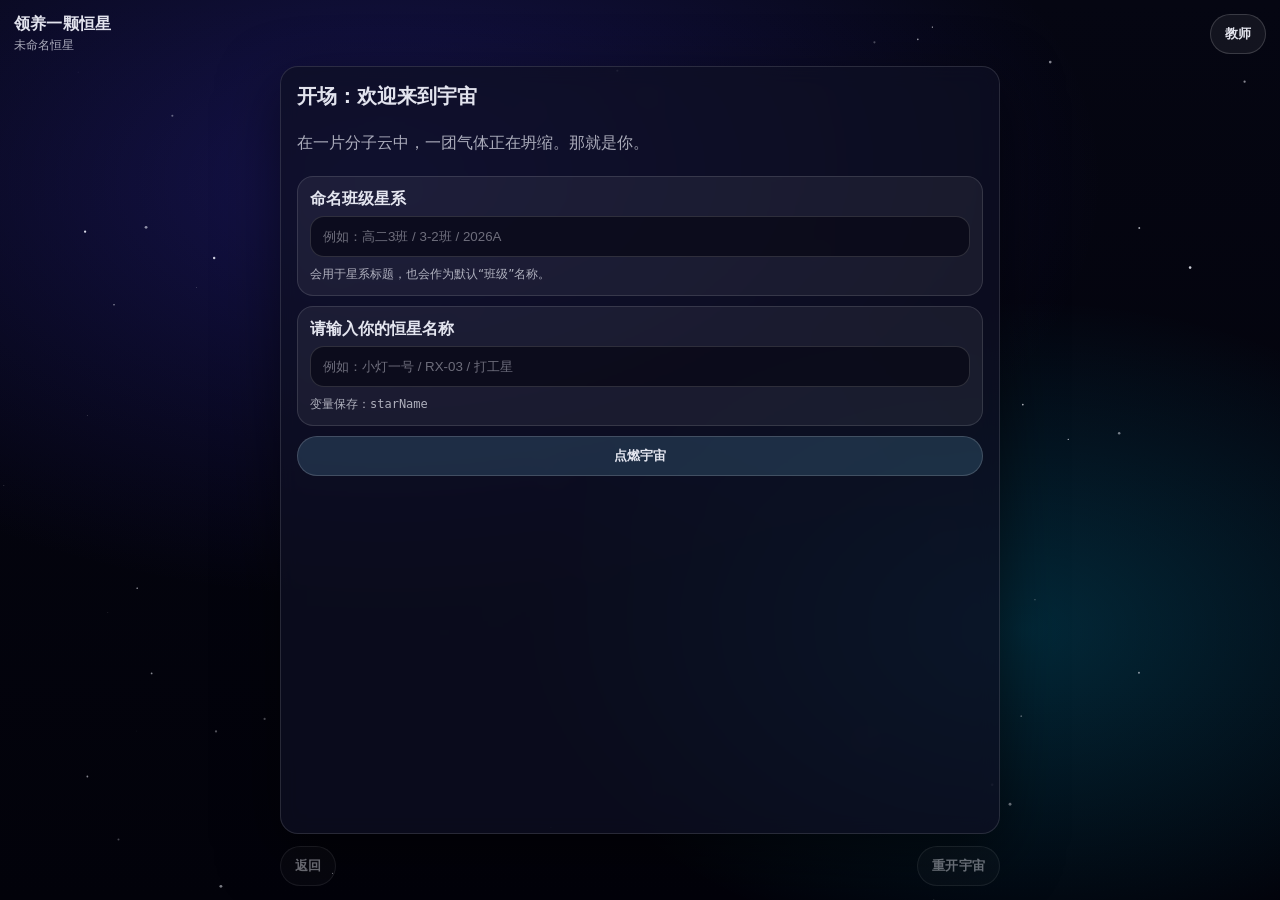
<file: index.html>
<!doctype html>
<html lang="zh-Hans">
  <head>
    <meta charset="utf-8" />
    <meta name="viewport" content="width=device-width,initial-scale=1,viewport-fit=cover,user-scalable=no" />
    <meta name="theme-color" content="#050612" />
    <title>领养一颗恒星</title>
    <link rel="stylesheet" href="style.css" />
  </head>
  <body>
    <canvas id="starfield" aria-hidden="true"></canvas>

    <main id="app" class="app" aria-live="polite">
      <header class="topbar">
        <div class="brand">
          <div class="brand__title">领养一颗恒星</div>
          <div class="brand__sub" id="hudSub">单页 · 手机 · 无服务器</div>
        </div>
        <button class="btn btn--ghost" id="btnTeacher" type="button">教师</button>
      </header>

      <section class="card" id="screen"></section>

      <footer class="bottombar">
        <button class="btn btn--ghost" id="btnBack" type="button">返回</button>
        <button class="btn btn--ghost" id="btnRestart" type="button">重开宇宙</button>
      </footer>
    </main>

    <dialog class="modal" id="teacherModal">
      <form method="dialog" class="modal__inner">
        <div class="modal__head">
          <div class="modal__title">教师控制台</div>
          <button class="btn btn--ghost" value="close" type="submit">关闭</button>
        </div>
        <div class="modal__body">
          <div class="grid2">
            <div class="panel">
              <div class="panel__title">关卡解锁码（4位数）</div>
              <div class="mono small" id="teacherCodes"></div>
              <div class="hint">把对应关卡的解锁码口头告诉学生即可。</div>
            </div>
            <div class="panel">
              <div class="panel__title">教学开关</div>
              <label class="row">
                <input id="toggleMassMode" type="checkbox" />
                <span>扩展初始质量到 30 M☉（用于演示黑洞结局）</span>
              </label>
              <div class="hint">默认符合课件设定：0.03–15 M☉；打开后更容易出现超大质量结局。</div>
            </div>
          </div>

          <div class="panel" style="margin-top: 12px">
            <div class="panel__title">班级星系（离线汇总）</div>
            <div class="hint">
              无服务器模式下，学生数据默认只在各自手机里。要生成全班星系地图：让学生把“登记码”发给你，你在这里批量导入。
            </div>
            <textarea id="importBox" class="textarea" rows="5" placeholder="粘贴一个或多个登记码（可一行一个）"></textarea>
            <div class="row" style="justify-content: flex-end; gap: 8px; margin-top: 8px">
              <button class="btn btn--ghost" id="btnRunSecretScan" type="button">运行双星检测</button>
              <button class="btn" id="btnImport" type="button">导入登记码</button>
            </div>
            <div class="hint" id="importStatus"></div>
          </div>

          <div class="panel panel--danger" style="margin-top: 12px">
            <div class="panel__title">危险操作</div>
            <div class="row" style="justify-content: flex-end; gap: 8px">
              <button class="btn btn--danger" id="btnResetAll" type="button">清空本机数据</button>
            </div>
          </div>
        </div>
      </form>
    </dialog>

    <dialog class="modal" id="detailModal">
      <form method="dialog" class="modal__inner">
        <div class="modal__head">
          <div class="modal__title">恒星信息</div>
          <button class="btn btn--ghost" value="close" type="submit">关闭</button>
        </div>
        <div class="modal__body" id="detailBody"></div>
      </form>
    </dialog>

    <script src="game.js"></script>
  </body>
</html>
</file>
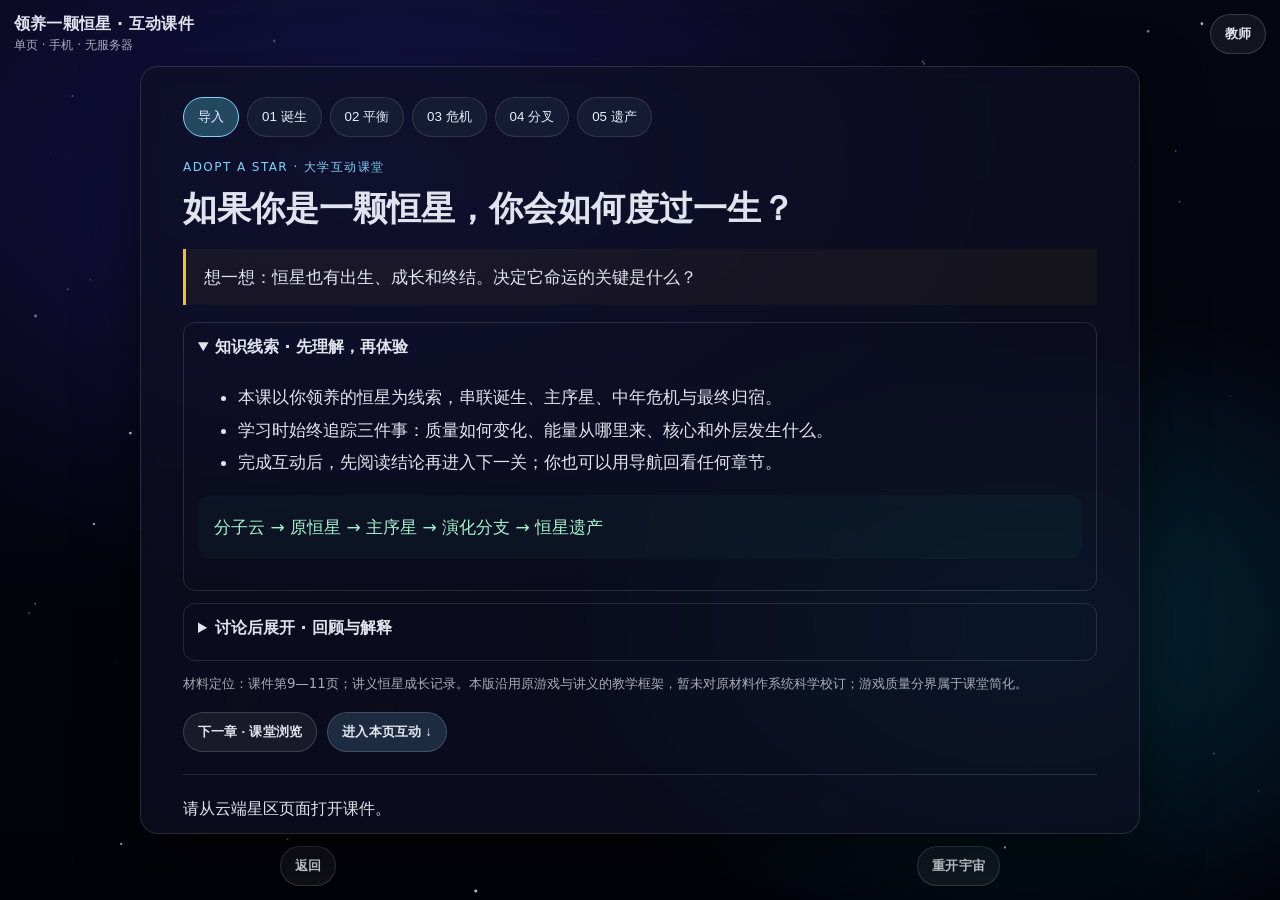
<file: stellar-cloud/game/index.html>
<!doctype html>
<html lang="zh-Hans">
  <head>
    <meta charset="utf-8" />
    <meta name="viewport" content="width=device-width,initial-scale=1,viewport-fit=cover" />
    <meta name="theme-color" content="#050612" />
    <title>领养一颗恒星 · 互动课件</title>
    <link rel="stylesheet" href="style.css" />
    <link rel="stylesheet" href="course.css" />
  </head>
  <body>
    <canvas id="starfield" aria-hidden="true"></canvas>

    <main id="app" class="app" aria-live="polite">
      <header class="topbar">
        <div class="brand">
          <div class="brand__title">领养一颗恒星 · 互动课件</div>
          <div class="brand__sub" id="hudSub">单页 · 手机 · 无服务器</div>
        </div>
        <button class="btn btn--ghost" id="btnTeacher" type="button">教师</button>
      </header>

      <section class="card" id="screen"></section>

      <footer class="bottombar">
        <button class="btn btn--ghost" id="btnBack" type="button">返回</button>
        <button class="btn btn--ghost" id="btnRestart" type="button">重开宇宙</button>
      </footer>
    </main>

    <dialog class="modal" id="teacherModal">
      <form method="dialog" class="modal__inner">
        <div class="modal__head">
          <div class="modal__title">教师控制台</div>
          <button class="btn btn--ghost" value="close" type="submit">关闭</button>
        </div>
        <div class="modal__body">
          <div class="grid2">
            <div class="panel">
              <div class="panel__title">自由课堂</div>
              <div class="mono small" id="teacherCodes"></div>
              <div class="hint">使用章节导航回看知识；通关后可停留讨论。</div>
            </div>
            <div class="panel">
              <div class="panel__title">教学开关</div>
              <label class="row">
                <input id="toggleMassMode" type="checkbox" />
                <span>扩展初始质量到 30 M☉（用于演示黑洞结局）</span>
              </label>
              <div class="hint">默认符合课件设定：0.03–15 M☉；打开后更容易出现超大质量结局。</div>
            </div>
          </div>

          <div class="panel" style="margin-top: 12px">
            <div class="panel__title">班级星系（离线汇总）</div>
            <div class="hint">
              无服务器模式下，学生数据默认只在各自手机里。要生成全班星系地图：让学生把“登记码”发给你，你在这里批量导入。
            </div>
            <textarea id="importBox" class="textarea" rows="5" placeholder="粘贴一个或多个登记码（可一行一个）"></textarea>
            <div class="row" style="justify-content: flex-end; gap: 8px; margin-top: 8px">
              <button class="btn btn--ghost" id="btnRunSecretScan" type="button">运行双星检测</button>
              <button class="btn" id="btnImport" type="button">导入登记码</button>
            </div>
            <div class="hint" id="importStatus"></div>
          </div>

          <div class="panel panel--danger" style="margin-top: 12px">
            <div class="panel__title">危险操作</div>
            <div class="row" style="justify-content: flex-end; gap: 8px">
              <button class="btn btn--danger" id="btnResetAll" type="button">清空本机数据</button>
            </div>
          </div>
        </div>
      </form>
    </dialog>

    <dialog class="modal" id="detailModal">
      <form method="dialog" class="modal__inner">
        <div class="modal__head">
          <div class="modal__title">恒星信息</div>
          <button class="btn btn--ghost" value="close" type="submit">关闭</button>
        </div>
        <div class="modal__body" id="detailBody"></div>
      </form>
    </dialog>

    <script src="course.js"></script>
    <script src="game.js"></script>
  </body>
</html>
</file>
<file: style.css>
:root {
  --bg: #050612;
  --card: rgba(14, 16, 35, 0.72);
  --card2: rgba(8, 10, 24, 0.8);
  --text: rgba(245, 246, 255, 0.92);
  --muted: rgba(245, 246, 255, 0.68);
  --line: rgba(255, 255, 255, 0.12);
  --brand: #7dd3fc;
  --good: #34d399;
  --warn: #fbbf24;
  --bad: #fb7185;
  --shadow: 0 20px 60px rgba(0, 0, 0, 0.55);
  --radius: 18px;
}

* {
  box-sizing: border-box;
}

html,
body {
  height: 100%;
}

body {
  margin: 0;
  font-family:
    ui-sans-serif,
    system-ui,
    -apple-system,
    "Segoe UI",
    Roboto,
    "PingFang SC",
    "Hiragino Sans GB",
    "Microsoft YaHei",
    "Noto Sans CJK SC",
    Arial;
  color: var(--text);
  background: radial-gradient(1200px 700px at 30% 20%, rgba(72, 61, 255, 0.25), transparent 60%),
    radial-gradient(900px 600px at 80% 70%, rgba(0, 209, 255, 0.18), transparent 55%),
    linear-gradient(180deg, #050612, #02020a);
  overflow: hidden;
}

#starfield {
  position: fixed;
  inset: 0;
  width: 100%;
  height: 100%;
}

.app {
  position: fixed;
  inset: 0;
  display: grid;
  grid-template-rows: auto 1fr auto;
  padding: calc(env(safe-area-inset-top) + 14px) 14px calc(env(safe-area-inset-bottom) + 14px);
  gap: 12px;
  pointer-events: none;
}

.topbar,
.bottombar,
.card,
.modal__inner {
  pointer-events: auto;
}

.topbar {
  display: flex;
  align-items: center;
  justify-content: space-between;
  gap: 12px;
}

.brand__title {
  font-weight: 700;
  letter-spacing: 0.2px;
}

.brand__sub {
  margin-top: 2px;
  font-size: 12px;
  color: var(--muted);
}

.card {
  width: min(720px, 100%);
  margin: 0 auto;
  background: var(--card);
  border: 1px solid var(--line);
  border-radius: var(--radius);
  box-shadow: var(--shadow);
  padding: 16px;
  overflow: auto;
  backdrop-filter: blur(10px);
}

.bottombar {
  width: min(720px, 100%);
  margin: 0 auto;
  display: flex;
  justify-content: space-between;
  gap: 10px;
}

.btn {
  appearance: none;
  border: 1px solid rgba(255, 255, 255, 0.16);
  background: rgba(125, 211, 252, 0.16);
  color: var(--text);
  border-radius: 999px;
  padding: 10px 14px;
  font-weight: 650;
  letter-spacing: 0.2px;
  cursor: pointer;
  user-select: none;
}

.btn:active {
  transform: translateY(1px);
}

.btn--ghost {
  background: rgba(255, 255, 255, 0.06);
}

.btn--danger {
  background: rgba(251, 113, 133, 0.18);
  border-color: rgba(251, 113, 133, 0.35);
}

.btn[disabled] {
  opacity: 0.45;
  cursor: not-allowed;
}

.h1 {
  font-size: 20px;
  font-weight: 800;
  margin: 0 0 10px;
}

.p {
  margin: 0 0 10px;
  line-height: 1.65;
  color: var(--text);
}

.muted {
  color: var(--muted);
}

.hint {
  font-size: 12px;
  color: var(--muted);
  line-height: 1.5;
}

.mono {
  font-family: ui-monospace, SFMono-Regular, Menlo, Consolas, monospace;
}

.small {
  font-size: 12px;
}

.row {
  display: flex;
  align-items: center;
  gap: 10px;
}

.col {
  display: grid;
  gap: 10px;
}

.grid2 {
  display: grid;
  grid-template-columns: 1fr;
  gap: 12px;
}

@media (min-width: 720px) {
  .grid2 {
    grid-template-columns: 1fr 1fr;
  }
}

.input,
.textarea {
  width: 100%;
  border-radius: 14px;
  border: 1px solid rgba(255, 255, 255, 0.14);
  background: rgba(5, 6, 18, 0.65);
  color: var(--text);
  padding: 12px 12px;
  outline: none;
}

.input::placeholder,
.textarea::placeholder {
  color: rgba(245, 246, 255, 0.42);
}

.kbd {
  display: inline-flex;
  align-items: center;
  justify-content: center;
  padding: 2px 8px;
  border-radius: 999px;
  border: 1px solid rgba(255, 255, 255, 0.16);
  background: rgba(255, 255, 255, 0.06);
  font-size: 12px;
}

.hr {
  height: 1px;
  background: var(--line);
  margin: 12px 0;
}

.chip {
  display: inline-flex;
  align-items: center;
  gap: 6px;
  padding: 6px 10px;
  border-radius: 999px;
  border: 1px solid rgba(255, 255, 255, 0.14);
  background: rgba(255, 255, 255, 0.06);
}

.chip--good {
  border-color: rgba(52, 211, 153, 0.35);
  background: rgba(52, 211, 153, 0.12);
}

.chip--warn {
  border-color: rgba(251, 191, 36, 0.35);
  background: rgba(251, 191, 36, 0.12);
}

.chip--bad {
  border-color: rgba(251, 113, 133, 0.35);
  background: rgba(251, 113, 133, 0.12);
}

.bars {
  display: grid;
  gap: 10px;
}

.bar {
  display: grid;
  grid-template-columns: 120px 1fr 52px;
  align-items: center;
  gap: 10px;
}

.bar__label {
  font-size: 12px;
  color: var(--muted);
}

.bar__track {
  height: 10px;
  border-radius: 999px;
  background: rgba(255, 255, 255, 0.10);
  overflow: hidden;
  border: 1px solid rgba(255, 255, 255, 0.10);
}

.bar__fill {
  height: 100%;
  width: 50%;
  border-radius: 999px;
  background: linear-gradient(90deg, rgba(125, 211, 252, 0.9), rgba(52, 211, 153, 0.9));
}

.bar__value {
  text-align: right;
  font-size: 12px;
  color: var(--muted);
}

.arena {
  margin-top: 10px;
  padding: 14px;
  border-radius: 16px;
  border: 1px solid rgba(255, 255, 255, 0.12);
  background: var(--card2);
}

.arena__center {
  margin: 10px 0;
  padding: 10px 12px;
  border-radius: 14px;
  border: 1px solid rgba(255, 255, 255, 0.12);
  background: rgba(255, 255, 255, 0.06);
  display: flex;
  align-items: center;
  justify-content: space-between;
  gap: 12px;
}

.arrow {
  font-size: 12px;
  color: var(--muted);
  line-height: 1.1;
  text-align: center;
  width: 100px;
}

.core {
  flex: 1;
  text-align: center;
  font-weight: 800;
  letter-spacing: 0.6px;
}

.core__glow {
  display: inline-block;
  padding: 10px 14px;
  border-radius: 999px;
  border: 1px solid rgba(125, 211, 252, 0.28);
  background: radial-gradient(circle at 30% 30%, rgba(125, 211, 252, 0.38), rgba(5, 6, 18, 0.25));
  box-shadow:
    0 0 0 6px rgba(125, 211, 252, 0.06),
    0 0 40px rgba(125, 211, 252, 0.15);
}

.nebula {
  margin-top: 12px;
  height: 140px;
  border-radius: 16px;
  border: 1px solid rgba(255, 255, 255, 0.12);
  background: radial-gradient(circle at 50% 45%, rgba(125, 211, 252, 0.35), transparent 55%),
    radial-gradient(circle at 50% 45%, rgba(251, 191, 36, 0.18), transparent 60%),
    radial-gradient(circle at 50% 50%, rgba(52, 211, 153, 0.12), transparent 65%),
    rgba(7, 8, 18, 0.55);
  position: relative;
  overflow: hidden;
}

.nebula::before {
  content: "";
  position: absolute;
  inset: -20%;
  background: conic-gradient(from 30deg, rgba(125, 211, 252, 0.12), rgba(251, 113, 133, 0.08), rgba(52, 211, 153, 0.10), rgba(125, 211, 252, 0.12));
  filter: blur(18px);
  animation: nebulaSpin 8s linear infinite;
}

@keyframes nebulaSpin {
  from {
    transform: rotate(0deg) scale(1.05);
  }
  to {
    transform: rotate(360deg) scale(1.05);
  }
}

.explosion {
  margin-top: 12px;
  height: 140px;
  border-radius: 16px;
  border: 1px solid rgba(255, 255, 255, 0.12);
  background: radial-gradient(circle at 50% 50%, rgba(251, 191, 36, 0.30), rgba(251, 113, 133, 0.12), rgba(7, 8, 18, 0.65));
  position: relative;
  overflow: hidden;
}

.explosion::before {
  content: "";
  position: absolute;
  inset: 0;
  background: radial-gradient(circle at 50% 50%, rgba(255, 255, 255, 0.35), transparent 55%);
  animation: boom 0.9s ease-in-out infinite alternate;
  opacity: 0.45;
}

.onionWrap {
  margin-top: 10px;
  display: grid;
  gap: 12px;
}

.onion {
  width: min(280px, 78vw);
  height: min(280px, 78vw);
  margin: 0 auto;
  position: relative;
  border-radius: 999px;
}

.onion__layer {
  --step: 34px;
  position: absolute;
  inset: 0;
  margin: auto;
  width: calc(100% - (var(--i) * var(--step)));
  height: calc(100% - (var(--i) * var(--step)));
  border-radius: 999px;
  border: 1px solid rgba(255, 255, 255, 0.12);
  background:
    radial-gradient(circle at 30% 30%, rgba(125, 211, 252, 0.16), transparent 55%),
    radial-gradient(circle at 70% 70%, rgba(52, 211, 153, 0.10), transparent 55%),
    rgba(255, 255, 255, 0.03);
  display: block;
  font-weight: 900;
  letter-spacing: 0.6px;
  font-size: 14px;
  color: rgba(245, 246, 255, 0.9);
  text-shadow: 0 1px 8px rgba(0, 0, 0, 0.55);
  user-select: none;
}

.onion__label {
  position: absolute;
  top: 6px;
  left: 50%;
  transform: translateX(-50%);
  padding: 2px 8px;
  border-radius: 999px;
  background: rgba(5, 6, 18, 0.55);
  border: 1px solid rgba(255, 255, 255, 0.14);
  line-height: 1.1;
}

.onion__layer.is-active {
  border-color: rgba(251, 191, 36, 0.35);
  box-shadow:
    0 0 0 4px rgba(251, 191, 36, 0.10),
    0 0 30px rgba(251, 191, 36, 0.10);
}

.onion__layer.is-filled {
  border-color: rgba(52, 211, 153, 0.30);
  background:
    radial-gradient(circle at 30% 30%, rgba(52, 211, 153, 0.18), transparent 55%),
    radial-gradient(circle at 70% 70%, rgba(125, 211, 252, 0.10), transparent 55%),
    rgba(52, 211, 153, 0.06);
  color: rgba(245, 246, 255, 0.92);
}

.onion__layer.is-core {
  font-size: 18px;
  background:
    radial-gradient(circle at 50% 45%, rgba(251, 113, 133, 0.20), transparent 60%),
    radial-gradient(circle at 50% 55%, rgba(251, 191, 36, 0.12), transparent 60%),
    rgba(251, 113, 133, 0.06);
}

.onion__layer.is-core .onion__label {
  top: 50%;
  transform: translate(-50%, -50%);
  background: rgba(251, 113, 133, 0.2);
  border-color: rgba(251, 113, 133, 0.35);
  font-size: 18px;
}

@keyframes boom {
  from {
    transform: scale(0.92);
  }
  to {
    transform: scale(1.06);
  }
}

.panel {
  padding: 12px;
  border-radius: 16px;
  border: 1px solid rgba(255, 255, 255, 0.12);
  background: rgba(255, 255, 255, 0.06);
}

.panel--danger {
  border-color: rgba(251, 113, 133, 0.28);
  background: rgba(251, 113, 133, 0.06);
}

.panel__title {
  font-weight: 800;
  margin-bottom: 6px;
}

.dragPool,
.dragSlots {
  display: grid;
  gap: 8px;
  padding: 10px;
  border-radius: 16px;
  border: 1px solid rgba(255, 255, 255, 0.12);
  background: rgba(255, 255, 255, 0.04);
  min-height: 120px;
}

.dragCard {
  padding: 10px 12px;
  border-radius: 14px;
  border: 1px solid rgba(255, 255, 255, 0.16);
  background: rgba(125, 211, 252, 0.12);
  font-size: 13px;
  line-height: 1.5;
  cursor: pointer;
  user-select: none;
  -webkit-user-select: none;
}

.dragSlot {
  display: grid;
  gap: 6px;
  padding: 8px;
  border-radius: 14px;
  border: 1px dashed rgba(255, 255, 255, 0.18);
  background: rgba(0, 0, 0, 0.12);
}

.dragSlot__index {
  font-size: 11px;
  color: var(--muted);
}

.dragSlot__body {
  min-height: 54px;
}

.dragPlaceholder {
  font-size: 12px;
  color: rgba(245, 246, 255, 0.45);
}

.dragError {
  margin-top: 6px;
  font-size: 12px;
  color: rgba(251, 113, 133, 0.95);
}

.modal {
  width: min(760px, calc(100% - 20px));
  border: 1px solid rgba(255, 255, 255, 0.14);
  border-radius: 18px;
  background: rgba(10, 12, 26, 0.92);
  color: var(--text);
  box-shadow: var(--shadow);
  padding: 0;
}

.modal::backdrop {
  background: rgba(0, 0, 0, 0.62);
  backdrop-filter: blur(2px);
}

.modal__inner {
  margin: 0;
  padding: 0;
  border: 0;
}

.modal__head {
  display: flex;
  align-items: center;
  justify-content: space-between;
  gap: 10px;
  padding: 14px 14px 8px;
  border-bottom: 1px solid rgba(255, 255, 255, 0.10);
}

.modal__title {
  font-weight: 900;
}

.modal__body {
  padding: 14px;
}

.galaxy {
  margin-top: 10px;
  display: grid;
  gap: 10px;
}

.galaxy__grid {
  display: grid;
  gap: 8px;
  padding: 12px;
  border-radius: 16px;
  border: 1px solid rgba(255, 255, 255, 0.12);
  background: rgba(255, 255, 255, 0.05);
}

.starBtn {
  height: 40px;
  border-radius: 14px;
  border: 1px solid rgba(255, 255, 255, 0.12);
  background: rgba(255, 255, 255, 0.06);
  color: var(--text);
  font-weight: 800;
  cursor: pointer;
  display: flex;
  align-items: center;
  justify-content: center;
}

.starBtn--binary {
  border-color: rgba(251, 191, 36, 0.35);
  background: rgba(251, 191, 36, 0.12);
}

.toast {
  margin-top: 10px;
  padding: 10px 12px;
  border-radius: 16px;
  border: 1px dashed rgba(255, 255, 255, 0.18);
  background: rgba(0, 0, 0, 0.15);
}
</file>
<file: stellar-cloud/game/style.css>
:root {
  --bg: #050612;
  --card: rgba(14, 16, 35, 0.72);
  --card2: rgba(8, 10, 24, 0.8);
  --text: rgba(245, 246, 255, 0.92);
  --muted: rgba(245, 246, 255, 0.68);
  --line: rgba(255, 255, 255, 0.12);
  --brand: #7dd3fc;
  --good: #34d399;
  --warn: #fbbf24;
  --bad: #fb7185;
  --shadow: 0 20px 60px rgba(0, 0, 0, 0.55);
  --radius: 18px;
}

* {
  box-sizing: border-box;
}

html,
body {
  height: 100%;
}

body {
  margin: 0;
  font-family:
    ui-sans-serif,
    system-ui,
    -apple-system,
    "Segoe UI",
    Roboto,
    "PingFang SC",
    "Hiragino Sans GB",
    "Microsoft YaHei",
    "Noto Sans CJK SC",
    Arial;
  color: var(--text);
  background: radial-gradient(1200px 700px at 30% 20%, rgba(72, 61, 255, 0.25), transparent 60%),
    radial-gradient(900px 600px at 80% 70%, rgba(0, 209, 255, 0.18), transparent 55%),
    linear-gradient(180deg, #050612, #02020a);
  overflow: hidden;
}

#starfield {
  position: fixed;
  inset: 0;
  width: 100%;
  height: 100%;
}

.app {
  position: fixed;
  inset: 0;
  display: grid;
  grid-template-rows: auto 1fr auto;
  padding: calc(env(safe-area-inset-top) + 14px) 14px calc(env(safe-area-inset-bottom) + 14px);
  gap: 12px;
  pointer-events: none;
}

.topbar,
.bottombar,
.card,
.modal__inner {
  pointer-events: auto;
}

.topbar {
  display: flex;
  align-items: center;
  justify-content: space-between;
  gap: 12px;
}

.brand__title {
  font-weight: 700;
  letter-spacing: 0.2px;
}

.brand__sub {
  margin-top: 2px;
  font-size: 12px;
  color: var(--muted);
}

.card {
  width: min(720px, 100%);
  margin: 0 auto;
  background: var(--card);
  border: 1px solid var(--line);
  border-radius: var(--radius);
  box-shadow: var(--shadow);
  padding: 16px;
  overflow: auto;
  backdrop-filter: blur(10px);
}

.bottombar {
  width: min(720px, 100%);
  margin: 0 auto;
  display: flex;
  justify-content: space-between;
  gap: 10px;
}

.btn {
  appearance: none;
  border: 1px solid rgba(255, 255, 255, 0.16);
  background: rgba(125, 211, 252, 0.16);
  color: var(--text);
  border-radius: 999px;
  padding: 10px 14px;
  font-weight: 650;
  letter-spacing: 0.2px;
  cursor: pointer;
  user-select: none;
}

.btn:active {
  transform: translateY(1px);
}

.btn--ghost {
  background: rgba(255, 255, 255, 0.06);
}

.btn--danger {
  background: rgba(251, 113, 133, 0.18);
  border-color: rgba(251, 113, 133, 0.35);
}

.btn[disabled] {
  opacity: 0.45;
  cursor: not-allowed;
}

.h1 {
  font-size: 20px;
  font-weight: 800;
  margin: 0 0 10px;
}

.p {
  margin: 0 0 10px;
  line-height: 1.65;
  color: var(--text);
}

.muted {
  color: var(--muted);
}

.hint {
  font-size: 12px;
  color: var(--muted);
  line-height: 1.5;
}

.mono {
  font-family: ui-monospace, SFMono-Regular, Menlo, Consolas, monospace;
}

.small {
  font-size: 12px;
}

.row {
  display: flex;
  align-items: center;
  gap: 10px;
}

.col {
  display: grid;
  gap: 10px;
}

.grid2 {
  display: grid;
  grid-template-columns: 1fr;
  gap: 12px;
}

@media (min-width: 720px) {
  .grid2 {
    grid-template-columns: 1fr 1fr;
  }
}

.input,
.textarea {
  width: 100%;
  border-radius: 14px;
  border: 1px solid rgba(255, 255, 255, 0.14);
  background: rgba(5, 6, 18, 0.65);
  color: var(--text);
  padding: 12px 12px;
  outline: none;
}

.input::placeholder,
.textarea::placeholder {
  color: rgba(245, 246, 255, 0.42);
}

.kbd {
  display: inline-flex;
  align-items: center;
  justify-content: center;
  padding: 2px 8px;
  border-radius: 999px;
  border: 1px solid rgba(255, 255, 255, 0.16);
  background: rgba(255, 255, 255, 0.06);
  font-size: 12px;
}

.hr {
  height: 1px;
  background: var(--line);
  margin: 12px 0;
}

.chip {
  display: inline-flex;
  align-items: center;
  gap: 6px;
  padding: 6px 10px;
  border-radius: 999px;
  border: 1px solid rgba(255, 255, 255, 0.14);
  background: rgba(255, 255, 255, 0.06);
}

.chip--good {
  border-color: rgba(52, 211, 153, 0.35);
  background: rgba(52, 211, 153, 0.12);
}

.chip--warn {
  border-color: rgba(251, 191, 36, 0.35);
  background: rgba(251, 191, 36, 0.12);
}

.chip--bad {
  border-color: rgba(251, 113, 133, 0.35);
  background: rgba(251, 113, 133, 0.12);
}

.bars {
  display: grid;
  gap: 10px;
}

.bar {
  display: grid;
  grid-template-columns: 120px 1fr 52px;
  align-items: center;
  gap: 10px;
}

.bar__label {
  font-size: 12px;
  color: var(--muted);
}

.bar__track {
  height: 10px;
  border-radius: 999px;
  background: rgba(255, 255, 255, 0.10);
  overflow: hidden;
  border: 1px solid rgba(255, 255, 255, 0.10);
}

.bar__fill {
  height: 100%;
  width: 50%;
  border-radius: 999px;
  background: linear-gradient(90deg, rgba(125, 211, 252, 0.9), rgba(52, 211, 153, 0.9));
}

.bar__value {
  text-align: right;
  font-size: 12px;
  color: var(--muted);
}

.arena {
  margin-top: 10px;
  padding: 14px;
  border-radius: 16px;
  border: 1px solid rgba(255, 255, 255, 0.12);
  background: var(--card2);
}

.arena__center {
  margin: 10px 0;
  padding: 10px 12px;
  border-radius: 14px;
  border: 1px solid rgba(255, 255, 255, 0.12);
  background: rgba(255, 255, 255, 0.06);
  display: flex;
  align-items: center;
  justify-content: space-between;
  gap: 12px;
}

.arrow {
  font-size: 12px;
  color: var(--muted);
  line-height: 1.1;
  text-align: center;
  width: 100px;
}

.core {
  flex: 1;
  text-align: center;
  font-weight: 800;
  letter-spacing: 0.6px;
}

.core__glow {
  display: inline-block;
  padding: 10px 14px;
  border-radius: 999px;
  border: 1px solid rgba(125, 211, 252, 0.28);
  background: radial-gradient(circle at 30% 30%, rgba(125, 211, 252, 0.38), rgba(5, 6, 18, 0.25));
  box-shadow:
    0 0 0 6px rgba(125, 211, 252, 0.06),
    0 0 40px rgba(125, 211, 252, 0.15);
}

.nebula {
  margin-top: 12px;
  height: 140px;
  border-radius: 16px;
  border: 1px solid rgba(255, 255, 255, 0.12);
  background: radial-gradient(circle at 50% 45%, rgba(125, 211, 252, 0.35), transparent 55%),
    radial-gradient(circle at 50% 45%, rgba(251, 191, 36, 0.18), transparent 60%),
    radial-gradient(circle at 50% 50%, rgba(52, 211, 153, 0.12), transparent 65%),
    rgba(7, 8, 18, 0.55);
  position: relative;
  overflow: hidden;
}

.nebula::before {
  content: "";
  position: absolute;
  inset: -20%;
  background: conic-gradient(from 30deg, rgba(125, 211, 252, 0.12), rgba(251, 113, 133, 0.08), rgba(52, 211, 153, 0.10), rgba(125, 211, 252, 0.12));
  filter: blur(18px);
  animation: nebulaSpin 8s linear infinite;
}

@keyframes nebulaSpin {
  from {
    transform: rotate(0deg) scale(1.05);
  }
  to {
    transform: rotate(360deg) scale(1.05);
  }
}

.explosion {
  margin-top: 12px;
  height: 140px;
  border-radius: 16px;
  border: 1px solid rgba(255, 255, 255, 0.12);
  background: radial-gradient(circle at 50% 50%, rgba(251, 191, 36, 0.30), rgba(251, 113, 133, 0.12), rgba(7, 8, 18, 0.65));
  position: relative;
  overflow: hidden;
}

.explosion::before {
  content: "";
  position: absolute;
  inset: 0;
  background: radial-gradient(circle at 50% 50%, rgba(255, 255, 255, 0.35), transparent 55%);
  animation: boom 0.9s ease-in-out infinite alternate;
  opacity: 0.45;
}

.onionWrap {
  margin-top: 10px;
  display: grid;
  gap: 12px;
}

.onion {
  width: min(280px, 78vw);
  height: min(280px, 78vw);
  margin: 0 auto;
  position: relative;
  border-radius: 999px;
}

.onion__layer {
  --step: 34px;
  position: absolute;
  inset: 0;
  margin: auto;
  width: calc(100% - (var(--i) * var(--step)));
  height: calc(100% - (var(--i) * var(--step)));
  border-radius: 999px;
  border: 1px solid rgba(255, 255, 255, 0.12);
  background:
    radial-gradient(circle at 30% 30%, rgba(125, 211, 252, 0.16), transparent 55%),
    radial-gradient(circle at 70% 70%, rgba(52, 211, 153, 0.10), transparent 55%),
    rgba(255, 255, 255, 0.03);
  display: block;
  font-weight: 900;
  letter-spacing: 0.6px;
  font-size: 14px;
  color: rgba(245, 246, 255, 0.9);
  text-shadow: 0 1px 8px rgba(0, 0, 0, 0.55);
  user-select: none;
}

.onion__label {
  position: absolute;
  top: 6px;
  left: 50%;
  transform: translateX(-50%);
  padding: 2px 8px;
  border-radius: 999px;
  background: rgba(5, 6, 18, 0.55);
  border: 1px solid rgba(255, 255, 255, 0.14);
  line-height: 1.1;
}

.onion__layer.is-active {
  border-color: rgba(251, 191, 36, 0.35);
  box-shadow:
    0 0 0 4px rgba(251, 191, 36, 0.10),
    0 0 30px rgba(251, 191, 36, 0.10);
}

.onion__layer.is-filled {
  border-color: rgba(52, 211, 153, 0.30);
  background:
    radial-gradient(circle at 30% 30%, rgba(52, 211, 153, 0.18), transparent 55%),
    radial-gradient(circle at 70% 70%, rgba(125, 211, 252, 0.10), transparent 55%),
    rgba(52, 211, 153, 0.06);
  color: rgba(245, 246, 255, 0.92);
}

.onion__layer.is-core {
  font-size: 18px;
  background:
    radial-gradient(circle at 50% 45%, rgba(251, 113, 133, 0.20), transparent 60%),
    radial-gradient(circle at 50% 55%, rgba(251, 191, 36, 0.12), transparent 60%),
    rgba(251, 113, 133, 0.06);
}

.onion__layer.is-core .onion__label {
  top: 50%;
  transform: translate(-50%, -50%);
  background: rgba(251, 113, 133, 0.2);
  border-color: rgba(251, 113, 133, 0.35);
  font-size: 18px;
}

@keyframes boom {
  from {
    transform: scale(0.92);
  }
  to {
    transform: scale(1.06);
  }
}

.panel {
  padding: 12px;
  border-radius: 16px;
  border: 1px solid rgba(255, 255, 255, 0.12);
  background: rgba(255, 255, 255, 0.06);
}

.panel--danger {
  border-color: rgba(251, 113, 133, 0.28);
  background: rgba(251, 113, 133, 0.06);
}

.panel__title {
  font-weight: 800;
  margin-bottom: 6px;
}

.dragPool,
.dragSlots {
  display: grid;
  gap: 8px;
  padding: 10px;
  border-radius: 16px;
  border: 1px solid rgba(255, 255, 255, 0.12);
  background: rgba(255, 255, 255, 0.04);
  min-height: 120px;
}

.dragCard {
  padding: 10px 12px;
  border-radius: 14px;
  border: 1px solid rgba(255, 255, 255, 0.16);
  background: rgba(125, 211, 252, 0.12);
  font-size: 13px;
  line-height: 1.5;
  cursor: pointer;
  user-select: none;
  -webkit-user-select: none;
}

.dragSlot {
  display: grid;
  gap: 6px;
  padding: 8px;
  border-radius: 14px;
  border: 1px dashed rgba(255, 255, 255, 0.18);
  background: rgba(0, 0, 0, 0.12);
}

.dragSlot__index {
  font-size: 11px;
  color: var(--muted);
}

.dragSlot__body {
  min-height: 54px;
}

.dragPlaceholder {
  font-size: 12px;
  color: rgba(245, 246, 255, 0.45);
}

.dragError {
  margin-top: 6px;
  font-size: 12px;
  color: rgba(251, 113, 133, 0.95);
}

.modal {
  width: min(760px, calc(100% - 20px));
  border: 1px solid rgba(255, 255, 255, 0.14);
  border-radius: 18px;
  background: rgba(10, 12, 26, 0.92);
  color: var(--text);
  box-shadow: var(--shadow);
  padding: 0;
}

.modal::backdrop {
  background: rgba(0, 0, 0, 0.62);
  backdrop-filter: blur(2px);
}

.modal__inner {
  margin: 0;
  padding: 0;
  border: 0;
}

.modal__head {
  display: flex;
  align-items: center;
  justify-content: space-between;
  gap: 10px;
  padding: 14px 14px 8px;
  border-bottom: 1px solid rgba(255, 255, 255, 0.10);
}

.modal__title {
  font-weight: 900;
}

.modal__body {
  padding: 14px;
}

.galaxy {
  margin-top: 10px;
  display: grid;
  gap: 10px;
}

.galaxy__grid {
  display: grid;
  gap: 8px;
  padding: 12px;
  border-radius: 16px;
  border: 1px solid rgba(255, 255, 255, 0.12);
  background: rgba(255, 255, 255, 0.05);
}

.starBtn {
  height: 40px;
  border-radius: 14px;
  border: 1px solid rgba(255, 255, 255, 0.12);
  background: rgba(255, 255, 255, 0.06);
  color: var(--text);
  font-weight: 800;
  cursor: pointer;
  display: flex;
  align-items: center;
  justify-content: center;
}

.starBtn--binary {
  border-color: rgba(251, 191, 36, 0.35);
  background: rgba(251, 191, 36, 0.12);
}

.toast {
  margin-top: 10px;
  padding: 10px 12px;
  border-radius: 16px;
  border: 1px dashed rgba(255, 255, 255, 0.18);
  background: rgba(0, 0, 0, 0.15);
}
</file>
<file: stellar-cloud/game/course.css>
.course { margin-bottom: 24px; padding-bottom: 22px; border-bottom: 1px solid var(--line); }
.course nav { display: flex; flex-wrap: wrap; gap: 8px; margin-bottom: 22px; }
.course nav button { border: 1px solid var(--line); border-radius: 20px; background: #141b32; color: #e9efff; padding: 10px 14px; cursor: pointer; }
.course nav button[aria-current="step"] { background: #244860; border-color: #7dd3fc; }
.course .eyebrow { color: #7dd3fc; letter-spacing: .12em; font-size: 12px; }
.course h2 { font-size: clamp(23px, 3vw, 34px); margin: 10px 0; }
.course p, .course li { line-height: 1.9; font-size: 17px; }
.course .question { border-left: 3px solid #fbbf24; padding: 12px 18px; background: #fbbf240c; }
.course details { border: 1px solid var(--line); padding: 14px; border-radius: 12px; margin-top: 12px; }
.course summary { cursor: pointer; font-weight: 650; min-height: 28px; }
.course .flow { color: #a7f3d0; padding: 16px; background: #34d3990b; border-radius: 12px; }
.course footer { display: flex; flex-wrap: wrap; gap: 10px; margin-top: 16px; }
.course small { display: block; color: var(--muted); line-height: 1.7; margin-top: 12px; }
.card { width: min(1000px, 100%); }
.course--aftermath { flex-basis: 100%; width: 100%; margin-top: 24px; padding: 22px 0; border-top: 1px solid var(--line); }
@media (min-width: 900px) { .card { padding: 30px 42px; } }
@media (prefers-reduced-motion: reduce) { *, *::before, *::after { animation: none !important; } }
.app { min-height: 0; }
.card { min-height: 0; overflow-anchor: none; }
.balance-arena, .balance-arena * {
  -webkit-user-select: none;
  user-select: none;
  -webkit-touch-callout: none;
}
.balance-arena .bar { grid-template-columns: 140px minmax(0, 1fr) 56px; }
.balance-arena .bar__label, .balance-arena .bar__value { font-size: 19px; font-weight: 700; color: var(--text); }
.balance-arena .bar__track { height: 24px; }
.balance-arena .bars { gap: 16px; }
.balance-arena .hint, .balance-arena .arrow, .balance-arena .core__glow { font-size: 18px; }
.balance-arena #btnHold, .balance-arena #btnStart { width: 100%; min-height: 66px; font-size: 22px; font-weight: 700; }
.balance-arena #btnHold { touch-action: none; }
.balance-arena .row { flex-wrap: wrap; gap: 8px; }
@media (max-width: 600px) {
  .app { padding: 6px; gap: 6px; }
  .card { padding: 14px 10px; border-radius: 12px; }
  .course nav { gap: 6px; margin-bottom: 16px; }
  .course nav button { flex: 1 0 28%; padding: 10px 6px; }
  .course p, .course li { font-size: 17px; line-height: 1.8; }
  .course ul { padding-left: 22px; }
  .course details { padding: 10px; }
  .balance-arena .bar { grid-template-columns: minmax(0, 1fr) 52px; gap: 6px; }
  .balance-arena .bar__label { grid-column: 1; grid-row: 1; }
  .balance-arena .bar__value { grid-column: 2; grid-row: 1; }
  .balance-arena .bar__track { grid-column: 1 / -1; grid-row: 2; }
  .balance-arena .arena__center { gap: 8px; }
}
.crisis-game { color: #fff; font-size: 18px; }
.crisis-game .h1 { color: #fff; font-size: 22px; }
.crisis-game .p, .crisis-game .panel__title { color: #fff; }
.crisis-game .dragCard { color: #fff; font-size: 15px; }
.crisis-game .dragSlot__index { color: #fff; font-size: 13px; }
.crisis-game .hint, .crisis-game .dragPlaceholder { color: #fff; font-size: 14px; }
.crisis-game .dragError { font-size: 14px; }
.crisis-game .btn { color: #fff; font-size: 15.3333px; }
</file>
